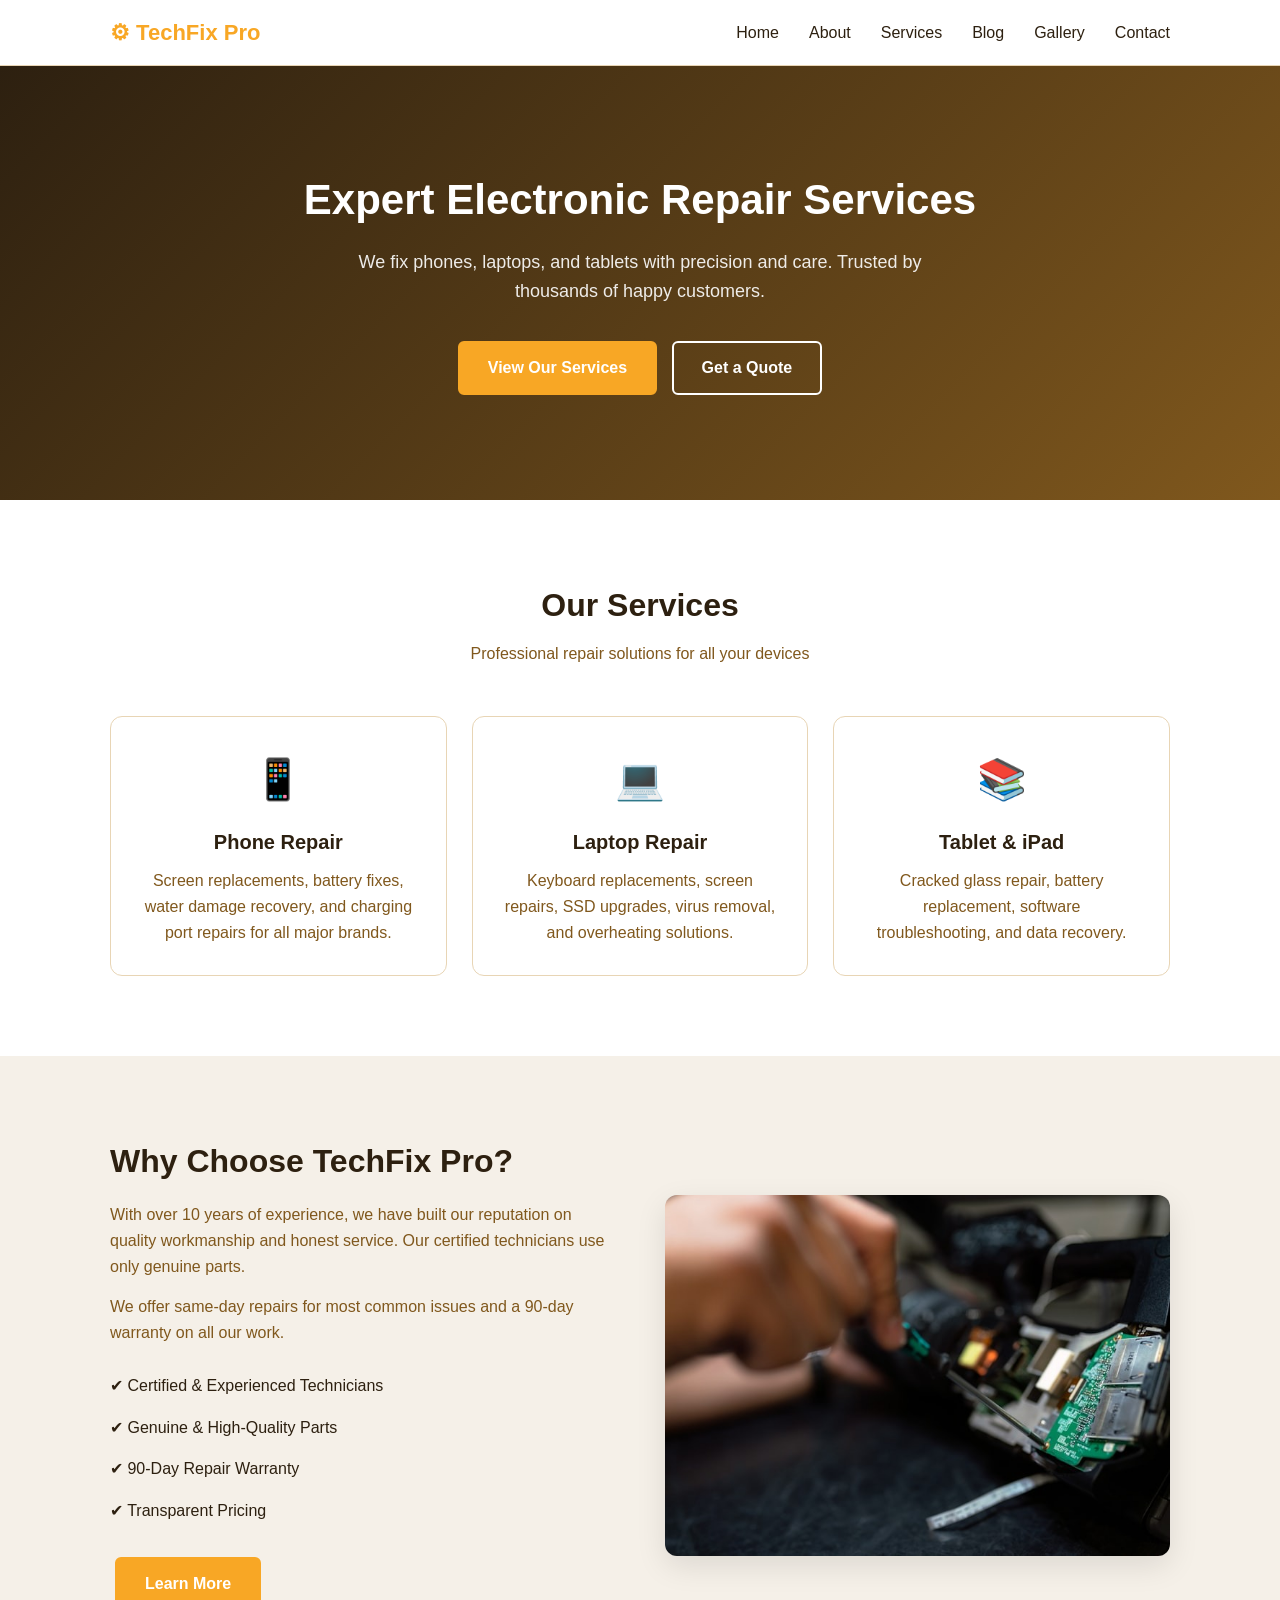
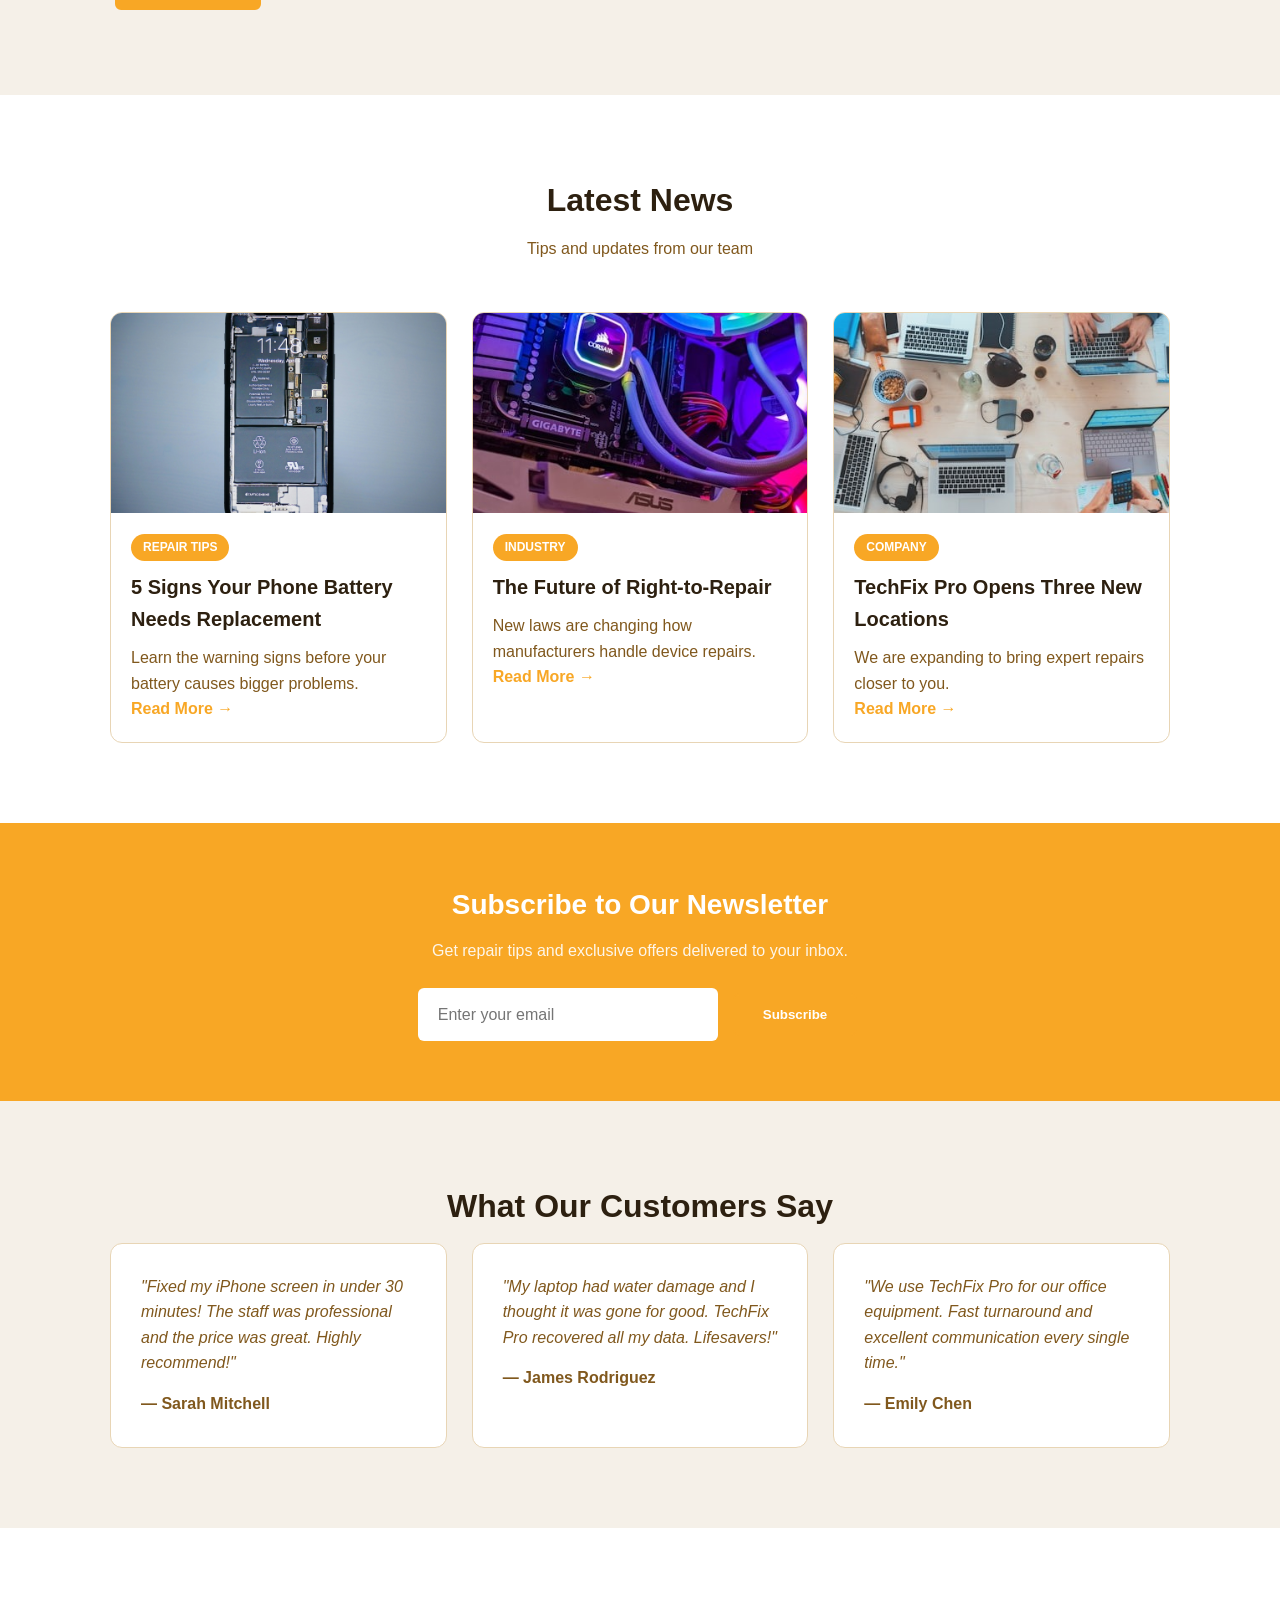
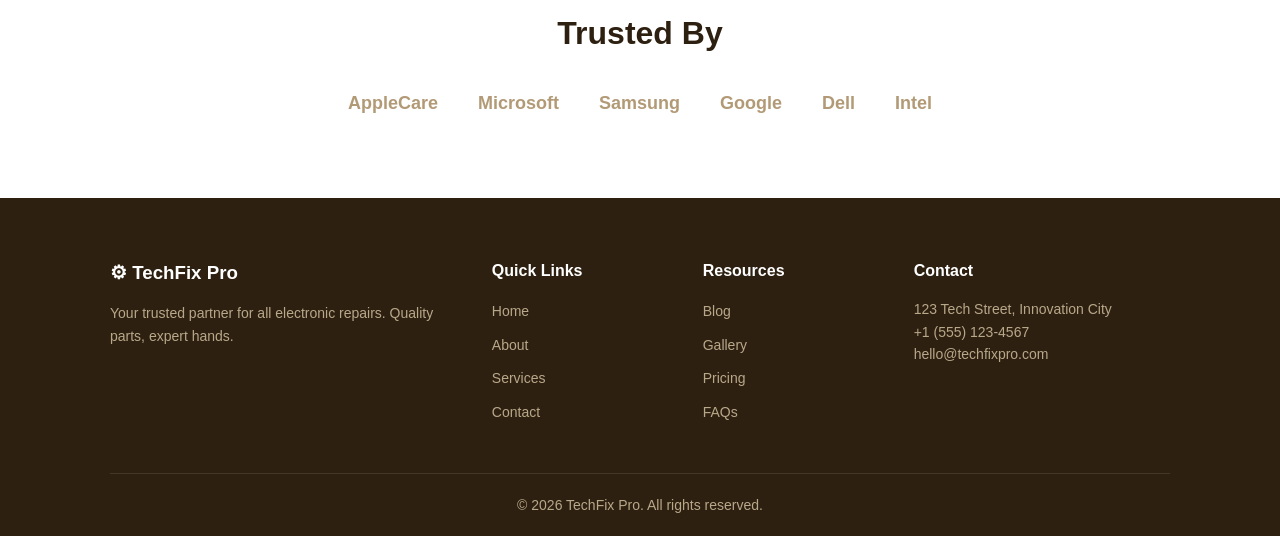
<file: index.html>
<!DOCTYPE html>
<html lang="en">
<head>
    <meta charset="UTF-8">
    <meta name="viewport" content="width=device-width, initial-scale=1.0">
    <title>TechFix Pro - Electronic Repair Shop</title>
    <link rel="stylesheet" href="style.css">
</head>
<body>

    <!-- Navigation -->
    <nav class="navbar">
        <div class="container nav-container">
            <a href="index.html" class="logo">&#9881; TechFix Pro</a>
            <ul class="nav-links">
                <li><a href="index.html">Home</a></li>
                <li><a href="about.html">About</a></li>
                <li><a href="services.html">Services</a></li>
                <li><a href="blog.html">Blog</a></li>
                <li><a href="gallery.html">Gallery</a></li>
                <li><a href="contact.html">Contact</a></li>
            </ul>
        </div>
    </nav>

    <!-- Hero Section -->
    <header class="hero">
        <div class="container">
            <h1>Expert Electronic Repair Services</h1>
            <p>We fix phones, laptops, and tablets with precision and care. Trusted by thousands of happy customers.</p>
            <a href="services.html" class="btn">View Our Services</a>
            <a href="contact.html" class="btn btn-outline">Get a Quote</a>
        </div>
    </header>

    <!-- Services Section -->
    <section class="section services">
        <div class="container">
            <h2 class="section-title">Our Services</h2>
            <p class="section-subtitle">Professional repair solutions for all your devices</p>

            <div class="card-grid three-col">
                <div class="card">
                    <div class="card-icon">&#128241;</div>
                    <h3>Phone Repair</h3>
                    <p>Screen replacements, battery fixes, water damage recovery, and charging port repairs for all major brands.</p>
                </div>
                <div class="card">
                    <div class="card-icon">&#128187;</div>
                    <h3>Laptop Repair</h3>
                    <p>Keyboard replacements, screen repairs, SSD upgrades, virus removal, and overheating solutions.</p>
                </div>
                <div class="card">
                    <div class="card-icon">&#128218;</div>
                    <h3>Tablet & iPad</h3>
                    <p>Cracked glass repair, battery replacement, software troubleshooting, and data recovery.</p>
                </div>
            </div>
        </div>
    </section>

    <!-- About Section -->
    <section class="section about-section">
        <div class="container">
            <div class="two-col">
                <div class="about-text">
                    <h2>Why Choose TechFix Pro?</h2>
                    <p>With over 10 years of experience, we have built our reputation on quality workmanship and honest service. Our certified technicians use only genuine parts.</p>
                    <p>We offer same-day repairs for most common issues and a 90-day warranty on all our work.</p>
                    <ul class="feature-list">
                        <li>&#10004; Certified & Experienced Technicians</li>
                        <li>&#10004; Genuine & High-Quality Parts</li>
                        <li>&#10004; 90-Day Repair Warranty</li>
                        <li>&#10004; Transparent Pricing</li>
                    </ul>
                    <a href="about.html" class="btn">Learn More</a>
                </div>
                <div class="about-image">
                    <img src="img/screw.jpg" alt="Technician repairing a device">
                </div>
            </div>
        </div>
    </section>

    <!-- Latest News -->
    <section class="section">
        <div class="container">
            <h2 class="section-title">Latest News</h2>
            <p class="section-subtitle">Tips and updates from our team</p>

            <div class="card-grid three-col">
                <article class="card news-card">
                    <img src="img/battery.jpeg" alt="Phone battery">
                    <div class="card-body">
                        <span class="tag">Repair Tips</span>
                        <h3>5 Signs Your Phone Battery Needs Replacement</h3>
                        <p>Learn the warning signs before your battery causes bigger problems.</p>
                        <a href="blog.html">Read More &rarr;</a>
                    </div>
                </article>
                <article class="card news-card">
                    <img src="img/laptop1.jpg" alt="Laptop repair">
                    <div class="card-body">
                        <span class="tag">Industry</span>
                        <h3>The Future of Right-to-Repair</h3>
                        <p>New laws are changing how manufacturers handle device repairs.</p>
                        <a href="blog.html">Read More &rarr;</a>
                    </div>
                </article>
                <article class="card news-card">
                    <img src="img/sbj jr4.jpg" alt="Tech team">
                    <div class="card-body">
                        <span class="tag">Company</span>
                        <h3>TechFix Pro Opens Three New Locations</h3>
                        <p>We are expanding to bring expert repairs closer to you.</p>
                        <a href="blog.html">Read More &rarr;</a>
                    </div>
                </article>
            </div>
        </div>
    </section>

    <!-- Newsletter -->
    <section class="newsletter">
        <div class="container">
            <h2>Subscribe to Our Newsletter</h2>
            <p>Get repair tips and exclusive offers delivered to your inbox.</p>
            <form action="#" method="post">
                <input type="email" placeholder="Enter your email" required>
                <button type="submit" class="btn">Subscribe</button>
            </form>
        </div>
    </section>

    <!-- Testimonials -->
    <section class="section testimonials">
        <div class="container">
            <h2 class="section-title">What Our Customers Say</h2>

            <div class="card-grid three-col">
                <div class="card testimonial-card">
                    <p class="quote">"Fixed my iPhone screen in under 30 minutes! The staff was professional and the price was great. Highly recommend!"</p>
                    <p class="author">&mdash; Sarah Mitchell</p>
                </div>
                <div class="card testimonial-card">
                    <p class="quote">"My laptop had water damage and I thought it was gone for good. TechFix Pro recovered all my data. Lifesavers!"</p>
                    <p class="author">&mdash; James Rodriguez</p>
                </div>
                <div class="card testimonial-card">
                    <p class="quote">"We use TechFix Pro for our office equipment. Fast turnaround and excellent communication every single time."</p>
                    <p class="author">&mdash; Emily Chen</p>
                </div>
            </div>
        </div>
    </section>

    <!-- Clients -->
    <section class="section clients">
        <div class="container">
            <h2 class="section-title">Trusted By</h2>
            <div class="client-logos">
                <span>AppleCare</span>
                <span>Microsoft</span>
                <span>Samsung</span>
                <span>Google</span>
                <span>Dell</span>
                <span>Intel</span>
            </div>
        </div>
    </section>

    <!-- Footer -->
    <footer class="footer">
        <div class="container">
            <div class="footer-grid">
                <div class="footer-brand">
                    <h3>&#9881; TechFix Pro</h3>
                    <p>Your trusted partner for all electronic repairs. Quality parts, expert hands.</p>
                </div>
                <div class="footer-links">
                    <h4>Quick Links</h4>
                    <ul>
                        <li><a href="index.html">Home</a></li>
                        <li><a href="about.html">About</a></li>
                        <li><a href="services.html">Services</a></li>
                        <li><a href="contact.html">Contact</a></li>
                    </ul>
                </div>
                <div class="footer-links">
                    <h4>Resources</h4>
                    <ul>
                        <li><a href="blog.html">Blog</a></li>
                        <li><a href="gallery.html">Gallery</a></li>
                        <li><a href="services.html">Pricing</a></li>
                        <li><a href="contact.html">FAQs</a></li>
                    </ul>
                </div>
                <div class="footer-contact">
                    <h4>Contact</h4>
                    <p>123 Tech Street, Innovation City</p>
                    <p>+1 (555) 123-4567</p>
                    <p>hello@techfixpro.com</p>
                </div>
            </div>
            <div class="footer-bottom">
                <p>&copy; 2026 TechFix Pro. All rights reserved.</p>
            </div>
        </div>
    </footer>

</body>
</html>
</file>
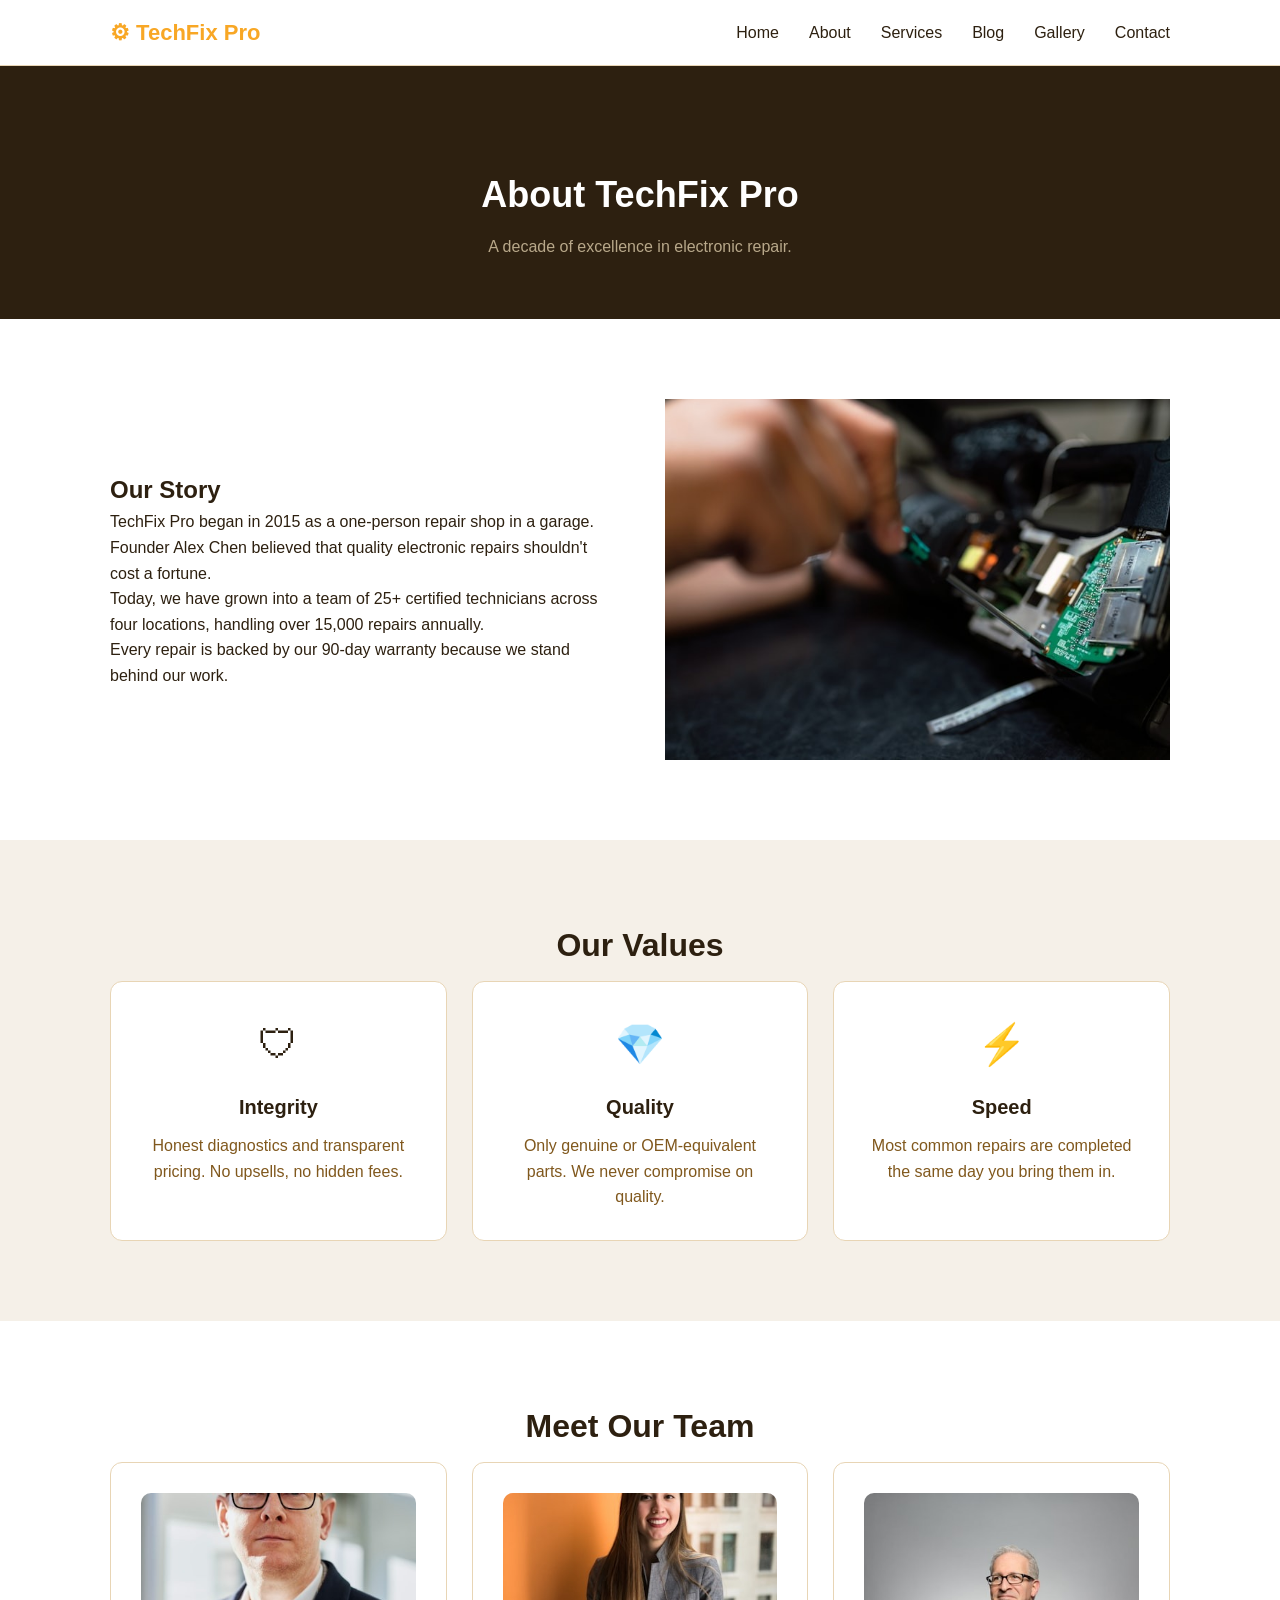
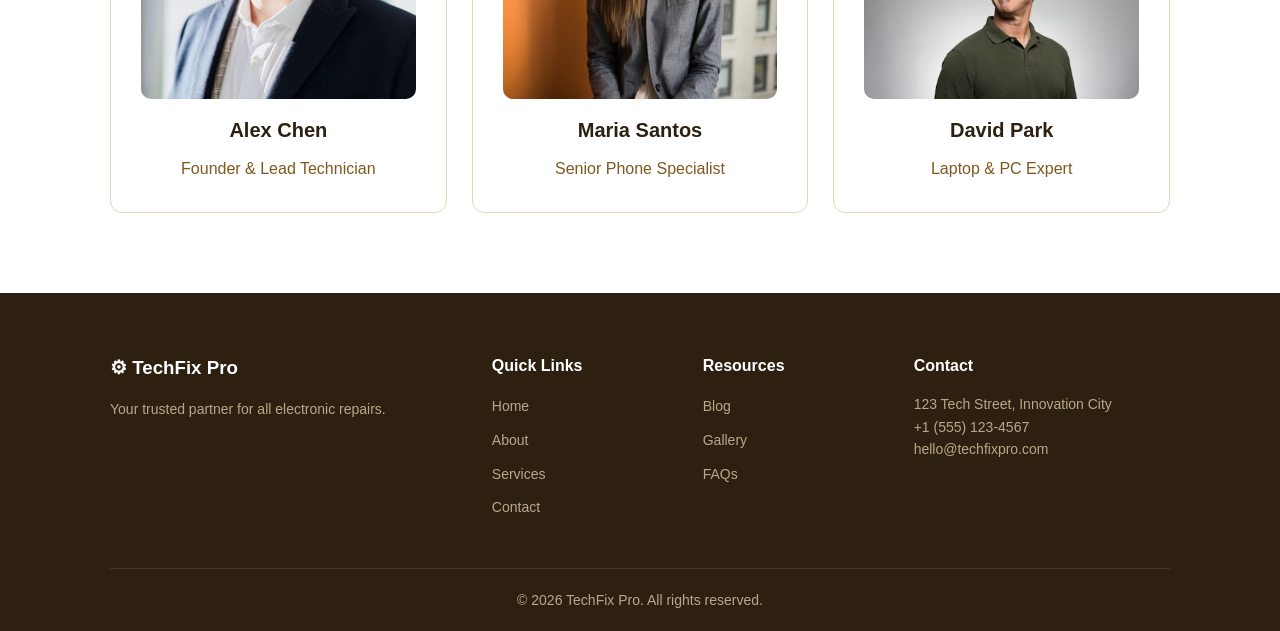
<file: about.html>
<!DOCTYPE html>
<html lang="en">
<head>
    <meta charset="UTF-8">
    <meta name="viewport" content="width=device-width, initial-scale=1.0">
    <title>About Us - TechFix Pro</title>
    <link rel="stylesheet" href="style.css">
</head>
<body>

    <nav class="navbar">
        <div class="container nav-container">
            <a href="index.html" class="logo">&#9881; TechFix Pro</a>
            <ul class="nav-links">
                <li><a href="index.html">Home</a></li>
                <li><a href="about.html">About</a></li>
                <li><a href="services.html">Services</a></li>
                <li><a href="blog.html">Blog</a></li>
                <li><a href="gallery.html">Gallery</a></li>
                <li><a href="contact.html">Contact</a></li>
            </ul>
        </div>
    </nav>

    <header class="page-header">
        <div class="container">
            <h1>About TechFix Pro</h1>
            <p>A decade of excellence in electronic repair.</p>
        </div>
    </header>

    <section class="section">
        <div class="container">
            <div class="two-col">
                <div>
                    <h2>Our Story</h2>
                    <p>TechFix Pro began in 2015 as a one-person repair shop in a garage. Founder Alex Chen believed that quality electronic repairs shouldn't cost a fortune.</p>
                    <p>Today, we have grown into a team of 25+ certified technicians across four locations, handling over 15,000 repairs annually.</p>
                    <p>Every repair is backed by our 90-day warranty because we stand behind our work.</p>
                </div>
                <div>
                    <img src="img/screw.jpg" alt="Our workshop">
                </div>
            </div>
        </div>
    </section>

    <section class="section" style="background: var(--light-gray);">
        <div class="container">
            <h2 class="section-title">Our Values</h2>
            <div class="card-grid three-col">
                <div class="card">
                    <div class="card-icon">&#128737;</div>
                    <h3>Integrity</h3>
                    <p>Honest diagnostics and transparent pricing. No upsells, no hidden fees.</p>
                </div>
                <div class="card">
                    <div class="card-icon">&#128142;</div>
                    <h3>Quality</h3>
                    <p>Only genuine or OEM-equivalent parts. We never compromise on quality.</p>
                </div>
                <div class="card">
                    <div class="card-icon">&#9889;</div>
                    <h3>Speed</h3>
                    <p>Most common repairs are completed the same day you bring them in.</p>
                </div>
            </div>
        </div>
    </section>

    <section class="section">
        <div class="container">
            <h2 class="section-title">Meet Our Team</h2>
            <div class="card-grid three-col">
                <div class="card">
                    <img src="img/Glass.jpg" alt="Alex Chen" style="border-radius: 10px; margin-bottom: 15px;">
                    <h3>Alex Chen</h3>
                    <p>Founder & Lead Technician</p>
                </div>
                <div class="card">
                    <img src="img/Mara.jpg" alt="Maria Santos" style="border-radius: 10px; margin-bottom: 15px;">
                    <h3>Maria Santos</h3>
                    <p>Senior Phone Specialist</p>
                </div>
                <div class="card">
                    <img src="img/David.jpg" alt="David Park" style="border-radius: 10px; margin-bottom: 15px;">
                    <h3>David Park</h3>
                    <p>Laptop & PC Expert</p>
                </div>
            </div>
        </div>
    </section>

    <footer class="footer">
        <div class="container">
            <div class="footer-grid">
                <div class="footer-brand">
                    <h3>&#9881; TechFix Pro</h3>
                    <p>Your trusted partner for all electronic repairs.</p>
                </div>
                <div class="footer-links">
                    <h4>Quick Links</h4>
                    <ul>
                        <li><a href="index.html">Home</a></li>
                        <li><a href="about.html">About</a></li>
                        <li><a href="services.html">Services</a></li>
                        <li><a href="contact.html">Contact</a></li>
                    </ul>
                </div>
                <div class="footer-links">
                    <h4>Resources</h4>
                    <ul>
                        <li><a href="blog.html">Blog</a></li>
                        <li><a href="gallery.html">Gallery</a></li>
                        <li><a href="contact.html">FAQs</a></li>
                    </ul>
                </div>
                <div class="footer-contact">
                    <h4>Contact</h4>
                    <p>123 Tech Street, Innovation City</p>
                    <p>+1 (555) 123-4567</p>
                    <p>hello@techfixpro.com</p>
                </div>
            </div>
            <div class="footer-bottom">
                <p>&copy; 2026 TechFix Pro. All rights reserved.</p>
            </div>
        </div>
    </footer>

</body>
</html>
</file>
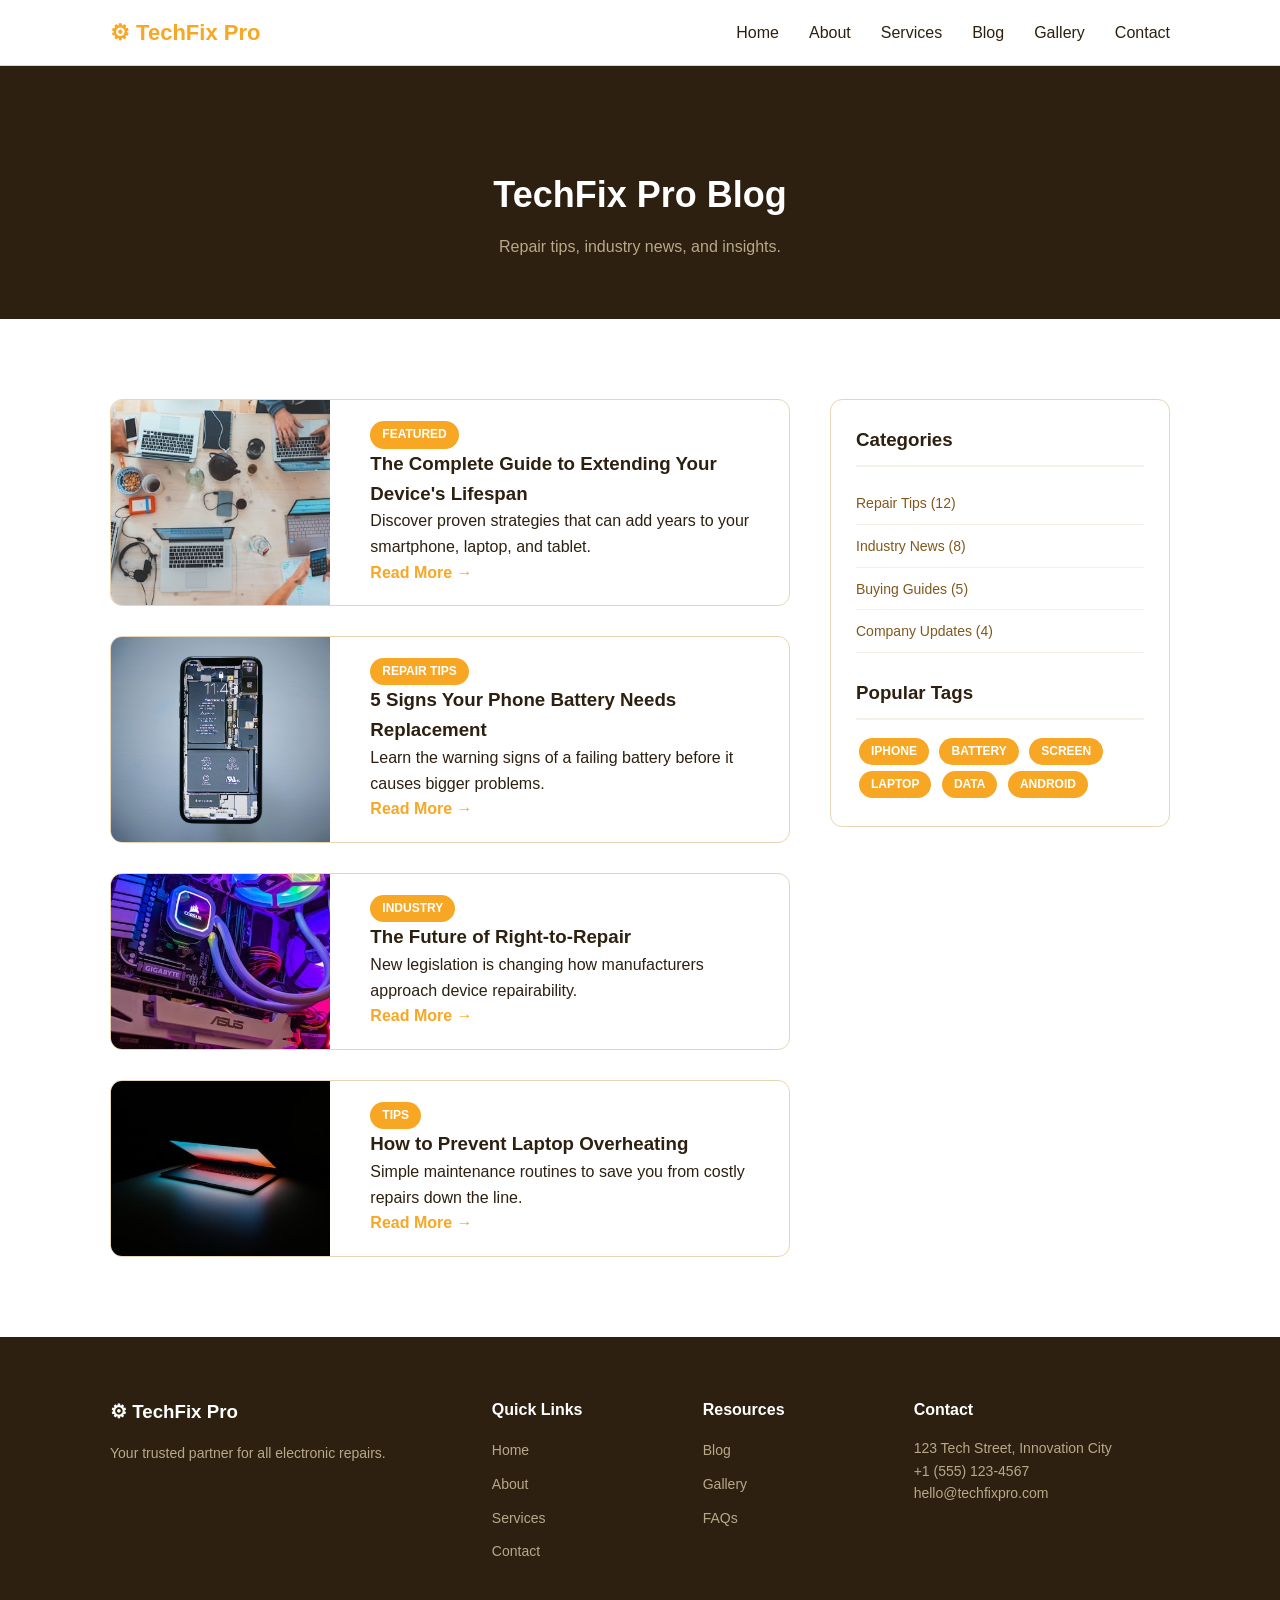
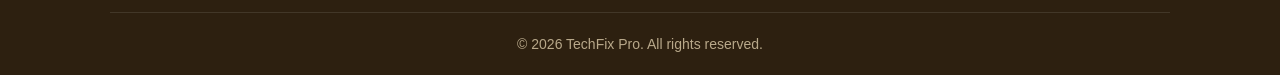
<file: blog.html>
<!DOCTYPE html>
<html lang="en">
<head>
    <meta charset="UTF-8">
    <meta name="viewport" content="width=device-width, initial-scale=1.0">
    <title>Blog - TechFix Pro</title>
    <link rel="stylesheet" href="style.css">
</head>
<body>

    <nav class="navbar">
        <div class="container nav-container">
            <a href="index.html" class="logo">&#9881; TechFix Pro</a>
            <ul class="nav-links">
                <li><a href="index.html">Home</a></li>
                <li><a href="about.html">About</a></li>
                <li><a href="services.html">Services</a></li>
                <li><a href="blog.html">Blog</a></li>
                <li><a href="gallery.html">Gallery</a></li>
                <li><a href="contact.html">Contact</a></li>
            </ul>
        </div>
    </nav>

    <header class="page-header">
        <div class="container">
            <h1>TechFix Pro Blog</h1>
            <p>Repair tips, industry news, and insights.</p>
        </div>
    </header>

    <section class="section">
        <div class="container">
            <div class="blog-grid">
                <div class="blog-posts">
                    <article class="blog-post">
                        <img src="img/sbj jr4.jpg" alt="Featured post">
                        <div class="blog-post-content">
                            <span class="tag">Featured</span>
                            <h3>The Complete Guide to Extending Your Device's Lifespan</h3>
                            <p>Discover proven strategies that can add years to your smartphone, laptop, and tablet.</p>
                            <a href="#" style="color: var(--primary); font-weight: 600;">Read More &rarr;</a>
                        </div>
                    </article>
                    <article class="blog-post">
                        <img src="img/battery.jpeg" alt="Phone battery">
                        <div class="blog-post-content">
                            <span class="tag">Repair Tips</span>
                            <h3>5 Signs Your Phone Battery Needs Replacement</h3>
                            <p>Learn the warning signs of a failing battery before it causes bigger problems.</p>
                            <a href="#" style="color: var(--primary); font-weight: 600;">Read More &rarr;</a>
                        </div>
                    </article>
                    <article class="blog-post">
                        <img src="img/laptop1.jpg" alt="Right to repair">
                        <div class="blog-post-content">
                            <span class="tag">Industry</span>
                            <h3>The Future of Right-to-Repair</h3>
                            <p>New legislation is changing how manufacturers approach device repairability.</p>
                            <a href="#" style="color: var(--primary); font-weight: 600;">Read More &rarr;</a>
                        </div>
                    </article>
                    <article class="blog-post">
                        <img src="img/opening laptop.jpeg" alt="Laptop maintenance">
                        <div class="blog-post-content">
                            <span class="tag">Tips</span>
                            <h3>How to Prevent Laptop Overheating</h3>
                            <p>Simple maintenance routines to save you from costly repairs down the line.</p>
                            <a href="#" style="color: var(--primary); font-weight: 600;">Read More &rarr;</a>
                        </div>
                    </article>
                </div>
                <aside class="sidebar">
                    <h3>Categories</h3>
                    <ul>
                        <li><a href="#">Repair Tips (12)</a></li>
                        <li><a href="#">Industry News (8)</a></li>
                        <li><a href="#">Buying Guides (5)</a></li>
                        <li><a href="#">Company Updates (4)</a></li>
                    </ul>
                    <h3 style="margin-top: 25px;">Popular Tags</h3>
                    <p style="margin-top: 10px;">
                        <span class="tag" style="margin: 3px; display: inline-block;">iPhone</span>
                        <span class="tag" style="margin: 3px; display: inline-block;">Battery</span>
                        <span class="tag" style="margin: 3px; display: inline-block;">Screen</span>
                        <span class="tag" style="margin: 3px; display: inline-block;">Laptop</span>
                        <span class="tag" style="margin: 3px; display: inline-block;">Data</span>
                        <span class="tag" style="margin: 3px; display: inline-block;">Android</span>
                    </p>
                </aside>
            </div>
        </div>
    </section>

    <footer class="footer">
        <div class="container">
            <div class="footer-grid">
                <div class="footer-brand">
                    <h3>&#9881; TechFix Pro</h3>
                    <p>Your trusted partner for all electronic repairs.</p>
                </div>
                <div class="footer-links">
                    <h4>Quick Links</h4>
                    <ul>
                        <li><a href="index.html">Home</a></li>
                        <li><a href="about.html">About</a></li>
                        <li><a href="services.html">Services</a></li>
                        <li><a href="contact.html">Contact</a></li>
                    </ul>
                </div>
                <div class="footer-links">
                    <h4>Resources</h4>
                    <ul>
                        <li><a href="blog.html">Blog</a></li>
                        <li><a href="gallery.html">Gallery</a></li>
                        <li><a href="contact.html">FAQs</a></li>
                    </ul>
                </div>
                <div class="footer-contact">
                    <h4>Contact</h4>
                    <p>123 Tech Street, Innovation City</p>
                    <p>+1 (555) 123-4567</p>
                    <p>hello@techfixpro.com</p>
                </div>
            </div>
            <div class="footer-bottom">
                <p>&copy; 2026 TechFix Pro. All rights reserved.</p>
            </div>
        </div>
    </footer>

</body>
</html>
</file>
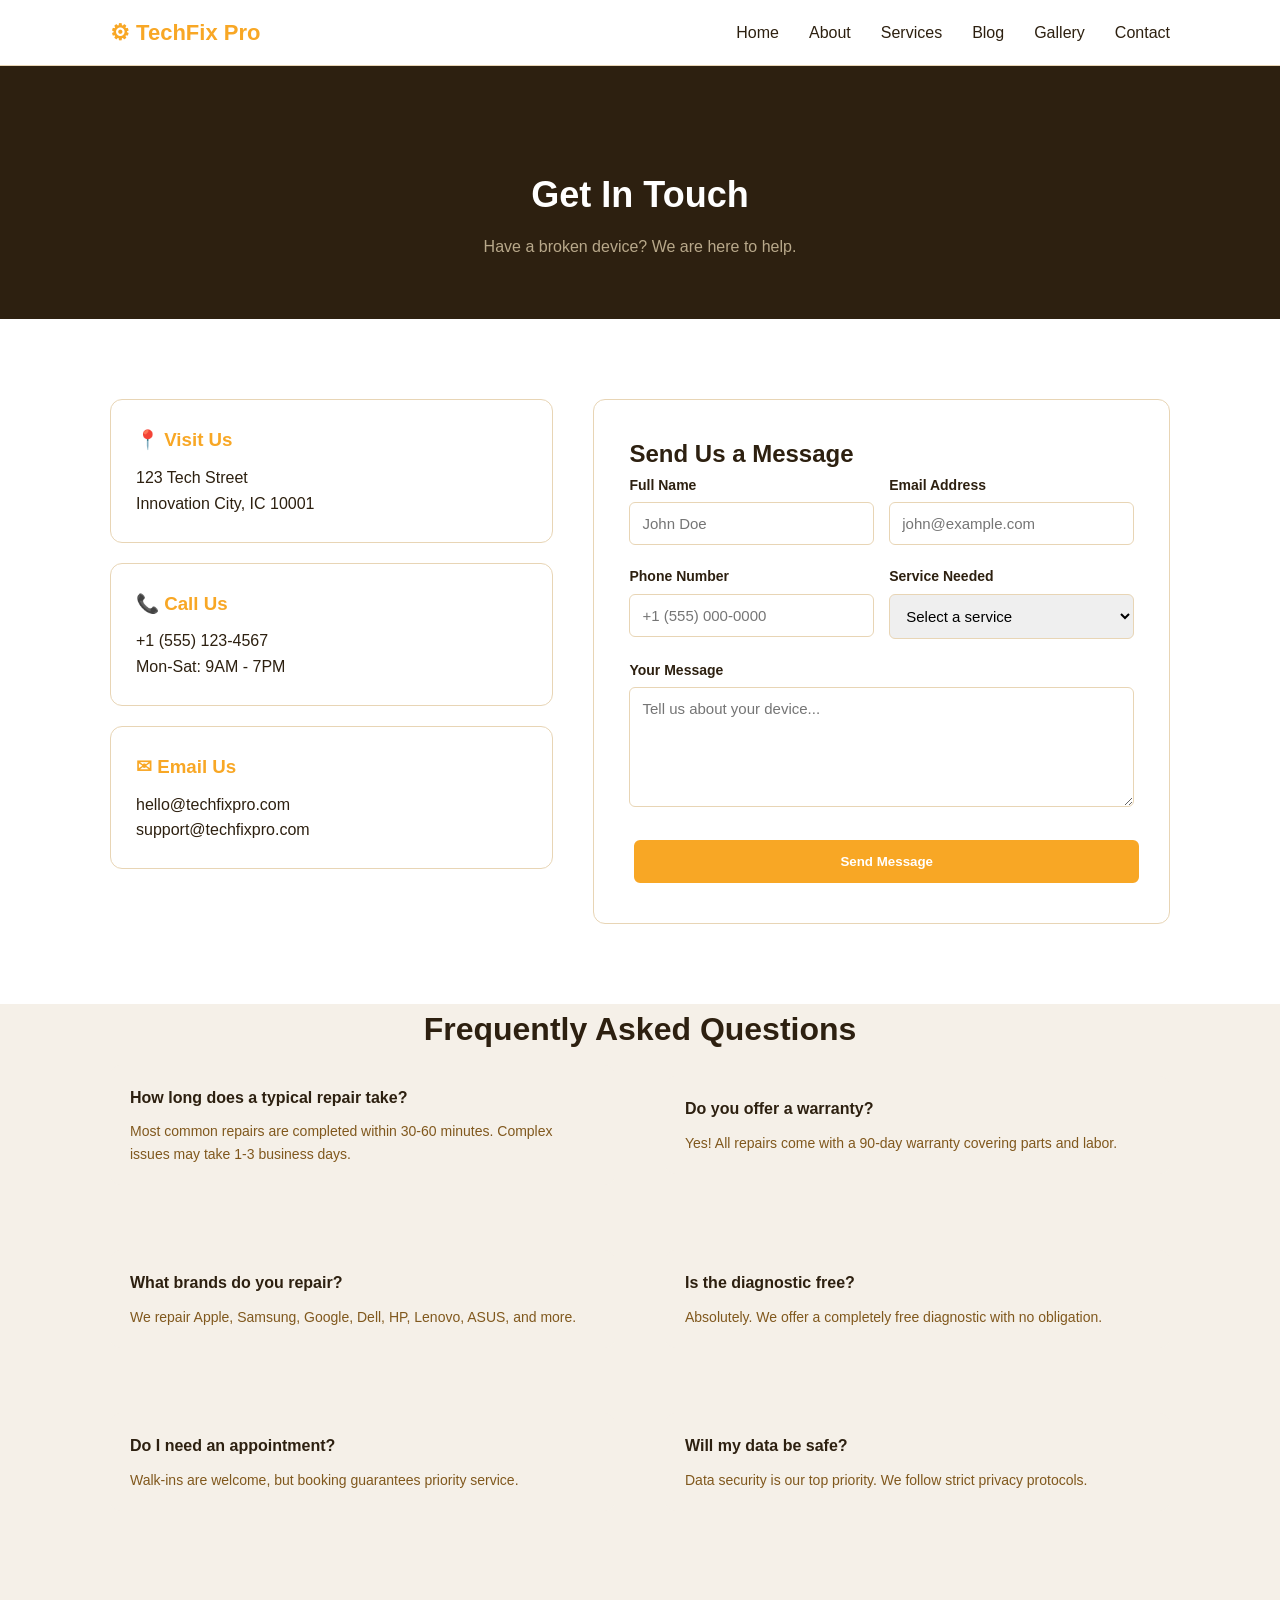
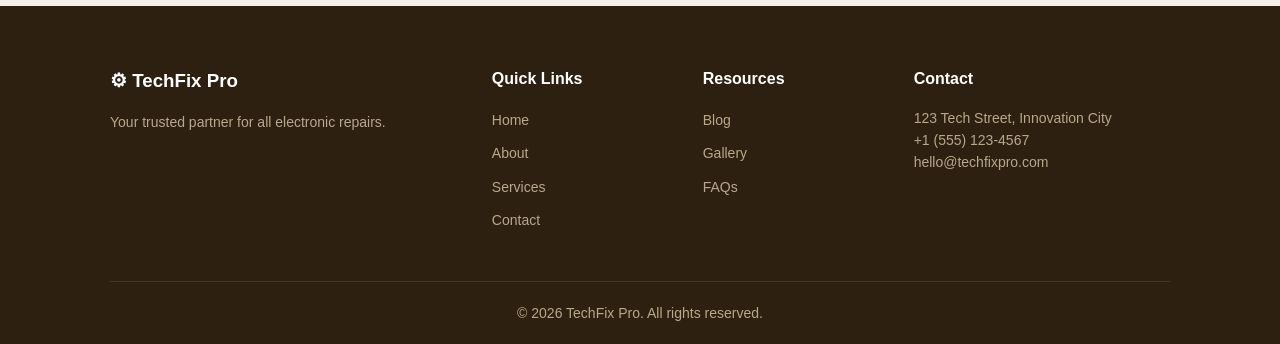
<file: contact.html>
<!DOCTYPE html>
<html lang="en">
<head>
    <meta charset="UTF-8">
    <meta name="viewport" content="width=device-width, initial-scale=1.0">
    <title>Contact Us - TechFix Pro</title>
    <link rel="stylesheet" href="style.css">
</head>
<body>

    <nav class="navbar">
        <div class="container nav-container">
            <a href="index.html" class="logo">&#9881; TechFix Pro</a>
            <ul class="nav-links">
                <li><a href="index.html">Home</a></li>
                <li><a href="about.html">About</a></li>
                <li><a href="services.html">Services</a></li>
                <li><a href="blog.html">Blog</a></li>
                <li><a href="gallery.html">Gallery</a></li>
                <li><a href="contact.html">Contact</a></li>
            </ul>
        </div>
    </nav>

    <header class="page-header">
        <div class="container">
            <h1>Get In Touch</h1>
            <p>Have a broken device? We are here to help.</p>
        </div>
    </header>

    <section class="section">
        <div class="container">
            <div class="contact-grid">
                <div>
                    <div class="contact-info-box">
                        <h3>&#128205; Visit Us</h3>
                        <p>123 Tech Street<br>Innovation City, IC 10001</p>
                    </div>
                    <div class="contact-info-box">
                        <h3>&#128222; Call Us</h3>
                        <p>+1 (555) 123-4567<br>Mon-Sat: 9AM - 7PM</p>
                    </div>
                    <div class="contact-info-box">
                        <h3>&#9993; Email Us</h3>
                        <p>hello@techfixpro.com<br>support@techfixpro.com</p>
                    </div>
                </div>
                <div class="contact-form">
                    <h2>Send Us a Message</h2>
                    <form action="#" method="post">
                        <div class="form-row">
                            <div class="form-group">
                                <label for="name">Full Name</label>
                                <input type="text" id="name" name="name" placeholder="John Doe" required>
                            </div>
                            <div class="form-group">
                                <label for="email">Email Address</label>
                                <input type="email" id="email" name="email" placeholder="john@example.com" required>
                            </div>
                        </div>
                        <div class="form-row">
                            <div class="form-group">
                                <label for="phone">Phone Number</label>
                                <input type="tel" id="phone" name="phone" placeholder="+1 (555) 000-0000">
                            </div>
                            <div class="form-group">
                                <label for="service">Service Needed</label>
                                <select id="service" name="service" required>
                                    <option value="" disabled selected>Select a service</option>
                                    <option value="phone">Phone Repair</option>
                                    <option value="laptop">Laptop Repair</option>
                                    <option value="tablet">Tablet / iPad Repair</option>
                                    <option value="other">Other / Not Sure</option>
                                </select>
                            </div>
                        </div>
                        <div class="form-group">
                            <label for="message">Your Message</label>
                            <textarea id="message" name="message" placeholder="Tell us about your device..." required></textarea>
                        </div>
                        <button type="submit" class="btn" style="width: 100%;">Send Message</button>
                    </form>
                </div>
            </div>
        </div>
    </section>

    <section class="section" style="background: var(--light-gray); padding-top: 0;">
        <div class="container">
            <h2 class="section-title">Frequently Asked Questions</h2>
            <div class="two-col">
                <div class="faq-item">
                    <h3>How long does a typical repair take?</h3>
                    <p>Most common repairs are completed within 30-60 minutes. Complex issues may take 1-3 business days.</p>
                </div>
                <div class="faq-item">
                    <h3>Do you offer a warranty?</h3>
                    <p>Yes! All repairs come with a 90-day warranty covering parts and labor.</p>
                </div>
                <div class="faq-item">
                    <h3>What brands do you repair?</h3>
                    <p>We repair Apple, Samsung, Google, Dell, HP, Lenovo, ASUS, and more.</p>
                </div>
                <div class="faq-item">
                    <h3>Is the diagnostic free?</h3>
                    <p>Absolutely. We offer a completely free diagnostic with no obligation.</p>
                </div>
                <div class="faq-item">
                    <h3>Do I need an appointment?</h3>
                    <p>Walk-ins are welcome, but booking guarantees priority service.</p>
                </div>
                <div class="faq-item">
                    <h3>Will my data be safe?</h3>
                    <p>Data security is our top priority. We follow strict privacy protocols.</p>
                </div>
            </div>
        </div>
    </section>

    <footer class="footer">
        <div class="container">
            <div class="footer-grid">
                <div class="footer-brand">
                    <h3>&#9881; TechFix Pro</h3>
                    <p>Your trusted partner for all electronic repairs.</p>
                </div>
                <div class="footer-links">
                    <h4>Quick Links</h4>
                    <ul>
                        <li><a href="index.html">Home</a></li>
                        <li><a href="about.html">About</a></li>
                        <li><a href="services.html">Services</a></li>
                        <li><a href="contact.html">Contact</a></li>
                    </ul>
                </div>
                <div class="footer-links">
                    <h4>Resources</h4>
                    <ul>
                        <li><a href="blog.html">Blog</a></li>
                        <li><a href="gallery.html">Gallery</a></li>
                        <li><a href="contact.html">FAQs</a></li>
                    </ul>
                </div>
                <div class="footer-contact">
                    <h4>Contact</h4>
                    <p>123 Tech Street, Innovation City</p>
                    <p>+1 (555) 123-4567</p>
                    <p>hello@techfixpro.com</p>
                </div>
            </div>
            <div class="footer-bottom">
                <p>&copy; 2026 TechFix Pro. All rights reserved.</p>
            </div>
        </div>
    </footer>

</body>
</html>
</file>
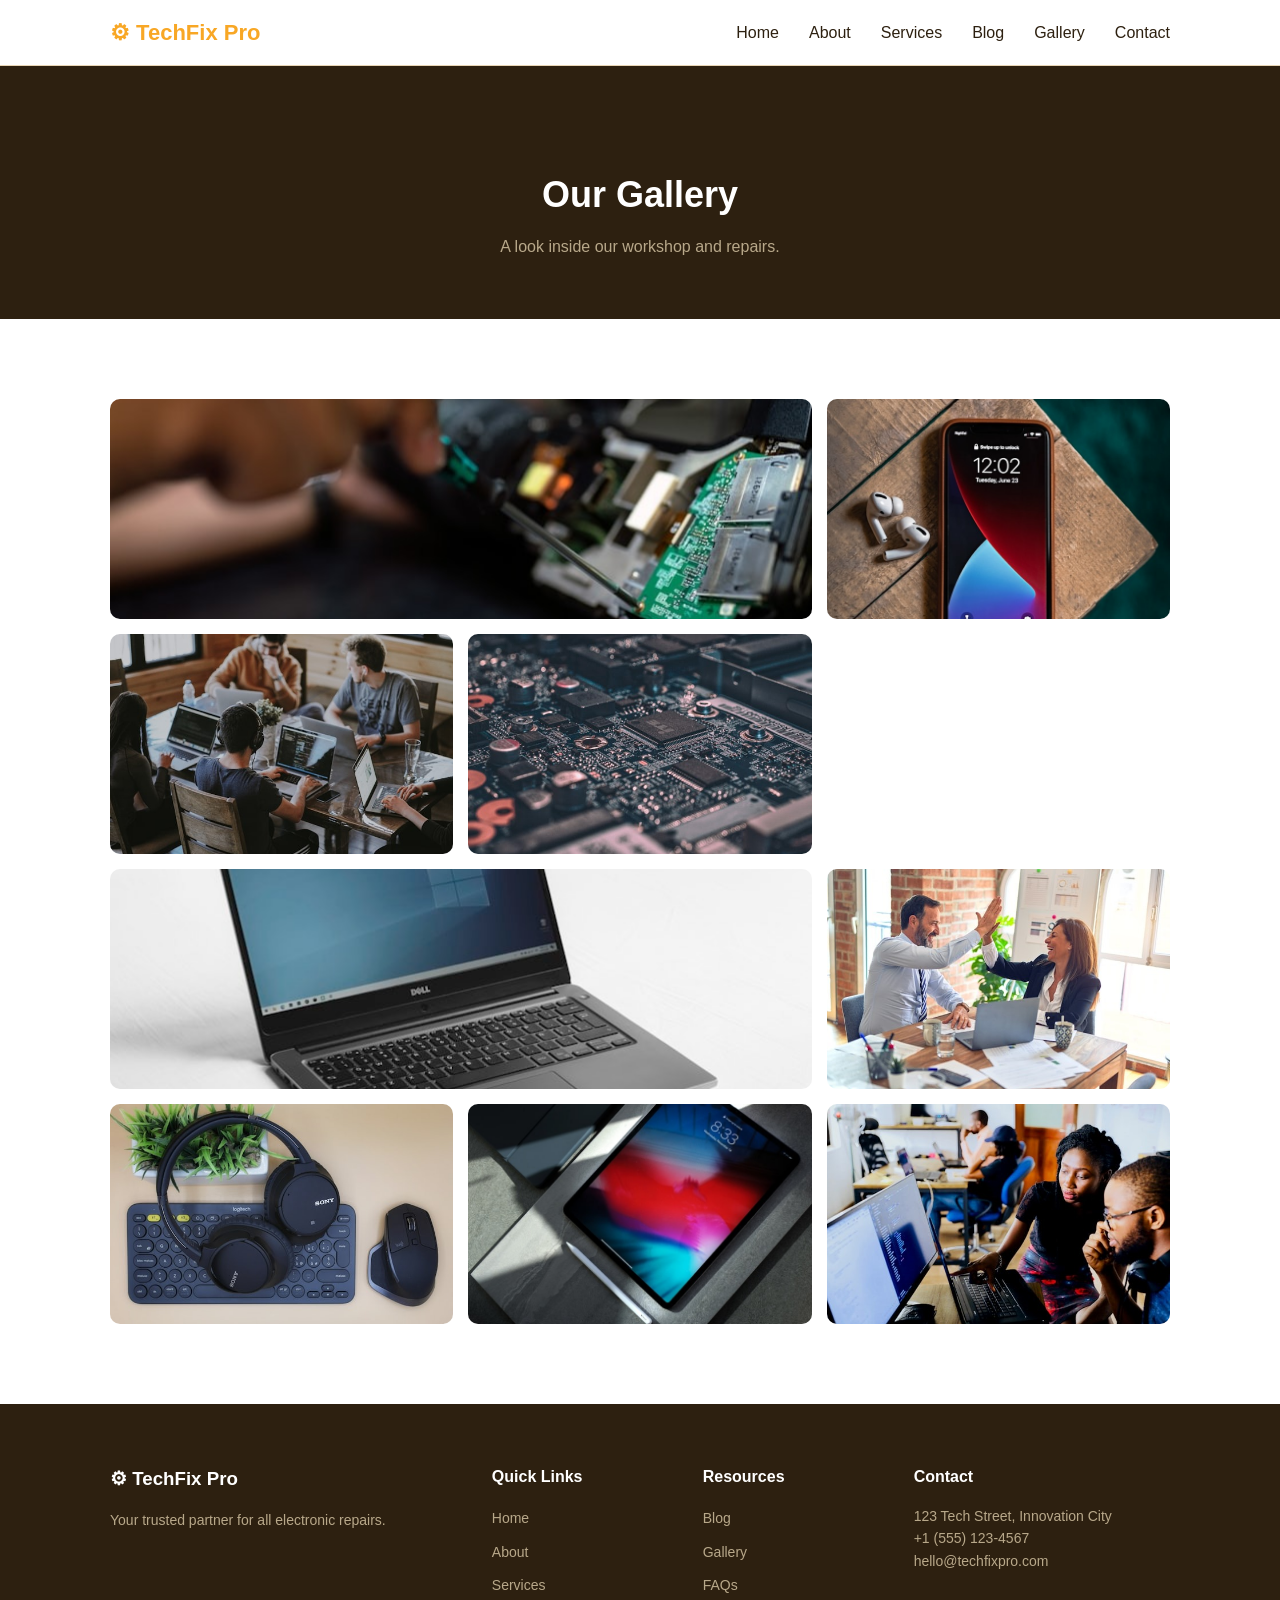
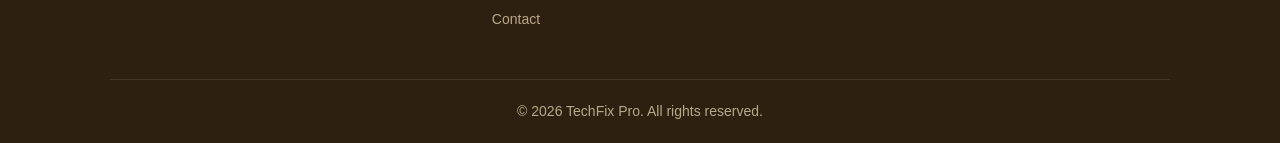
<file: gallery.html>
<!DOCTYPE html>
<html lang="en">
<head>
    <meta charset="UTF-8">
    <meta name="viewport" content="width=device-width, initial-scale=1.0">
    <title>Gallery - TechFix Pro</title>
    <link rel="stylesheet" href="style.css">
</head>

<body>

    <!--Navigation-->
    <nav class="navbar">
        <div class="container nav-container">
            <a href="index.html" class="logo">&#9881; TechFix Pro</a>
            <ul class="nav-links">
                <li><a href="index.html">Home</a></li>
                <li><a href="about.html">About</a></li>
                <li><a href="services.html">Services</a></li>
                <li><a href="blog.html">Blog</a></li>
                <li><a href="gallery.html">Gallery</a></li>
                <li><a href="contact.html">Contact</a></li>
            </ul>
        </div>
    </nav>

    <header class="page-header">
        <div class="container">
            <h1>Our Gallery</h1>
            <p>A look inside our workshop and repairs.</p>
        </div>
    </header>

    <section class="section">
        <div class="container">
            <div class="gallery-grid">
                <div class="gallery-item wide">
                    <img src="img/screw.jpg" alt="Main workshop">
                </div>
                <div class="gallery-item">
                    <img src="img/phone services.jpg" alt="Phone repair">
                </div>
                <div class="gallery-item">
                    <img src="img/group.jpeg" alt="Team meeting">
                </div>
                <div class="gallery-item">
                    <img src="img/ss.jpeg" alt="Circuit board">
                </div>
                <div class="gallery-item wide">
                    <img src="img/laptop.jpg" alt="Laptop repair">
                </div>
                <div class="gallery-item">
                    <img src="img/ffff.jpeg" alt="Customer service">
                </div>
                <div class="gallery-item">
                    <img src="img/ano.jpg" alt="Tools">
                </div>
                <div class="gallery-item">
                    <img src="img/iPad.jpg" alt="Tablet repair">
                </div>
                <div class="gallery-item">
                    <img src="img/ssss.jpeg" alt="Team photo">
                </div>
            </div>
        </div>
    </section>

    <footer class="footer">
        <div class="container">
            <div class="footer-grid">
                <div class="footer-brand">
                    <h3>&#9881; TechFix Pro</h3>
                    <p>Your trusted partner for all electronic repairs.</p>
                </div>
                <div class="footer-links">
                    <h4>Quick Links</h4>
                    <ul>
                        <li><a href="index.html">Home</a></li>
                        <li><a href="about.html">About</a></li>
                        <li><a href="services.html">Services</a></li>
                        <li><a href="contact.html">Contact</a></li>
                    </ul>
                </div>
                <div class="footer-links">
                    <h4>Resources</h4>
                    <ul>
                        <li><a href="blog.html">Blog</a></li>
                        <li><a href="gallery.html">Gallery</a></li>
                        <li><a href="contact.html">FAQs</a></li>
                    </ul>
                </div>
                <div class="footer-contact">
                    <h4>Contact</h4>
                    <p>123 Tech Street, Innovation City</p>
                    <p>+1 (555) 123-4567</p>
                    <p>hello@techfixpro.com</p>
                </div>
            </div>
            <div class="footer-bottom">
                <p>&copy; 2026 TechFix Pro. All rights reserved.</p>
            </div>
        </div>
    </footer>
</body>
</html>
</file>
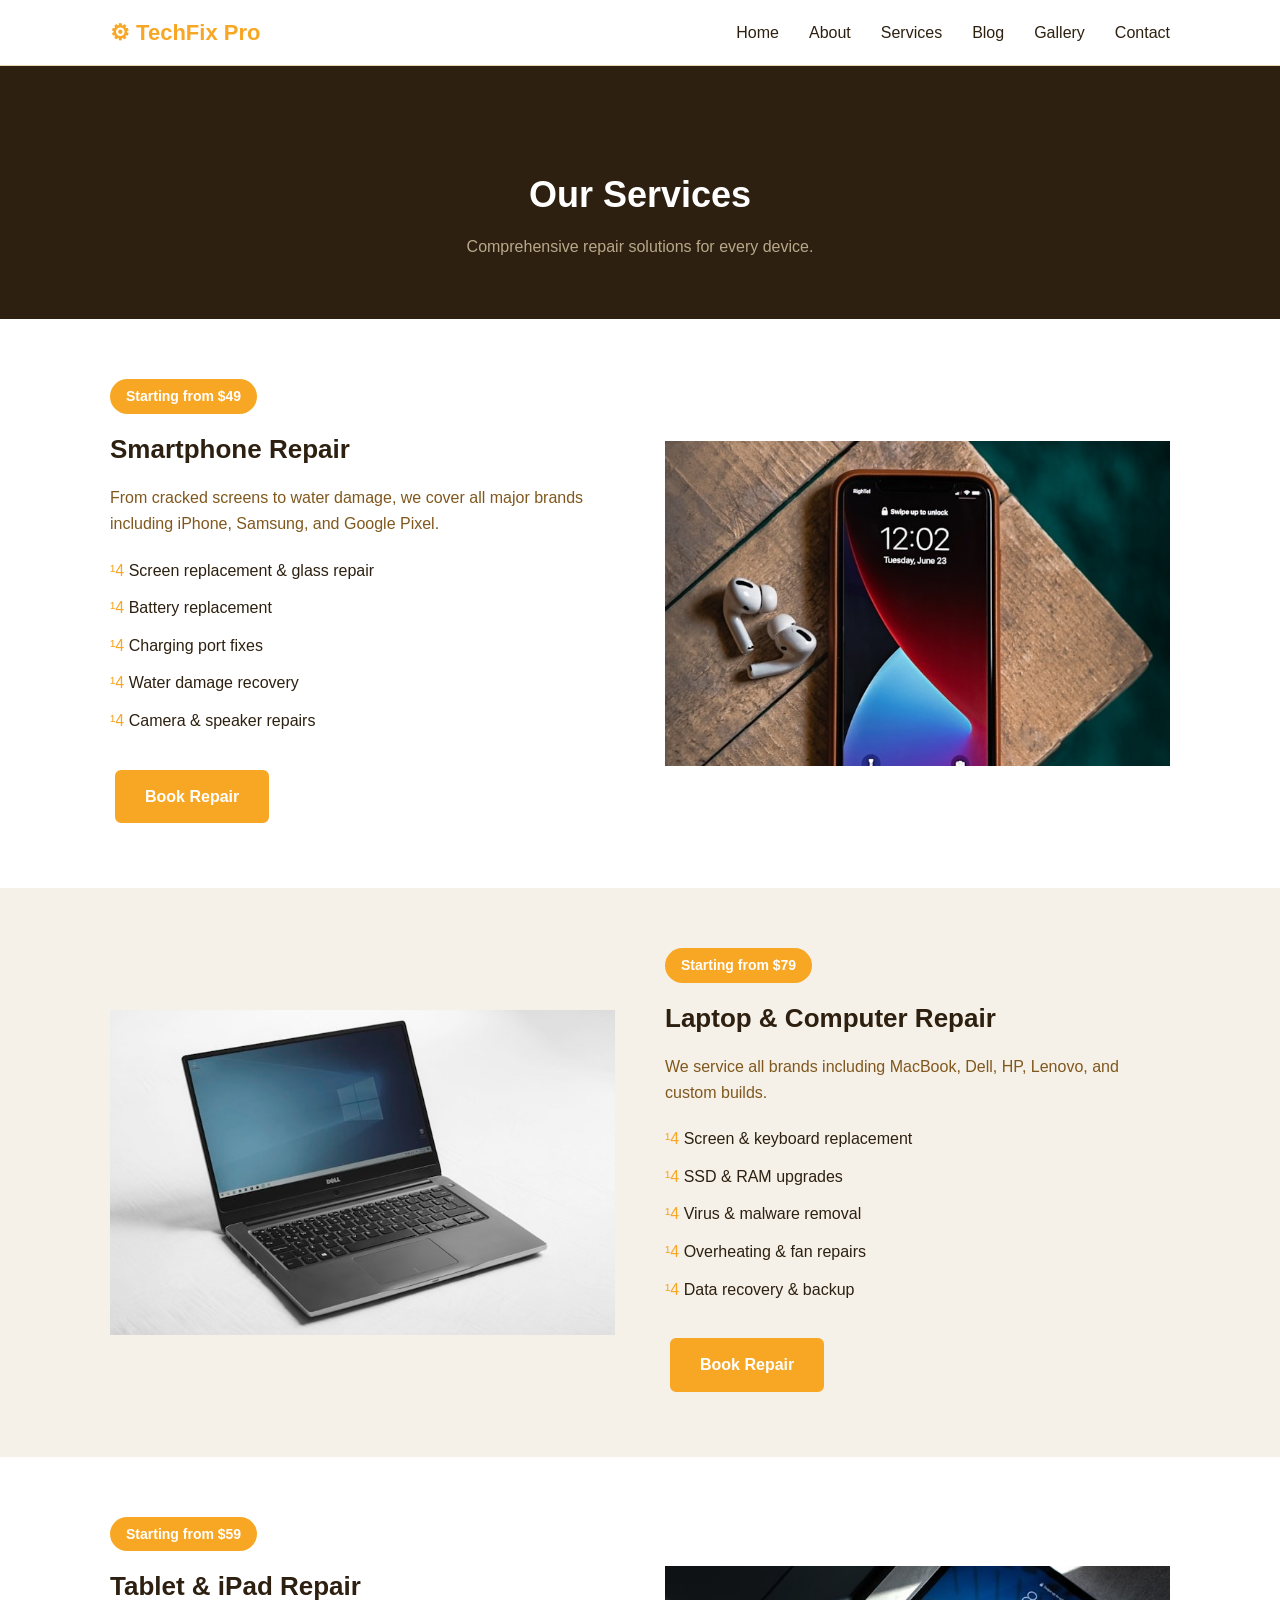
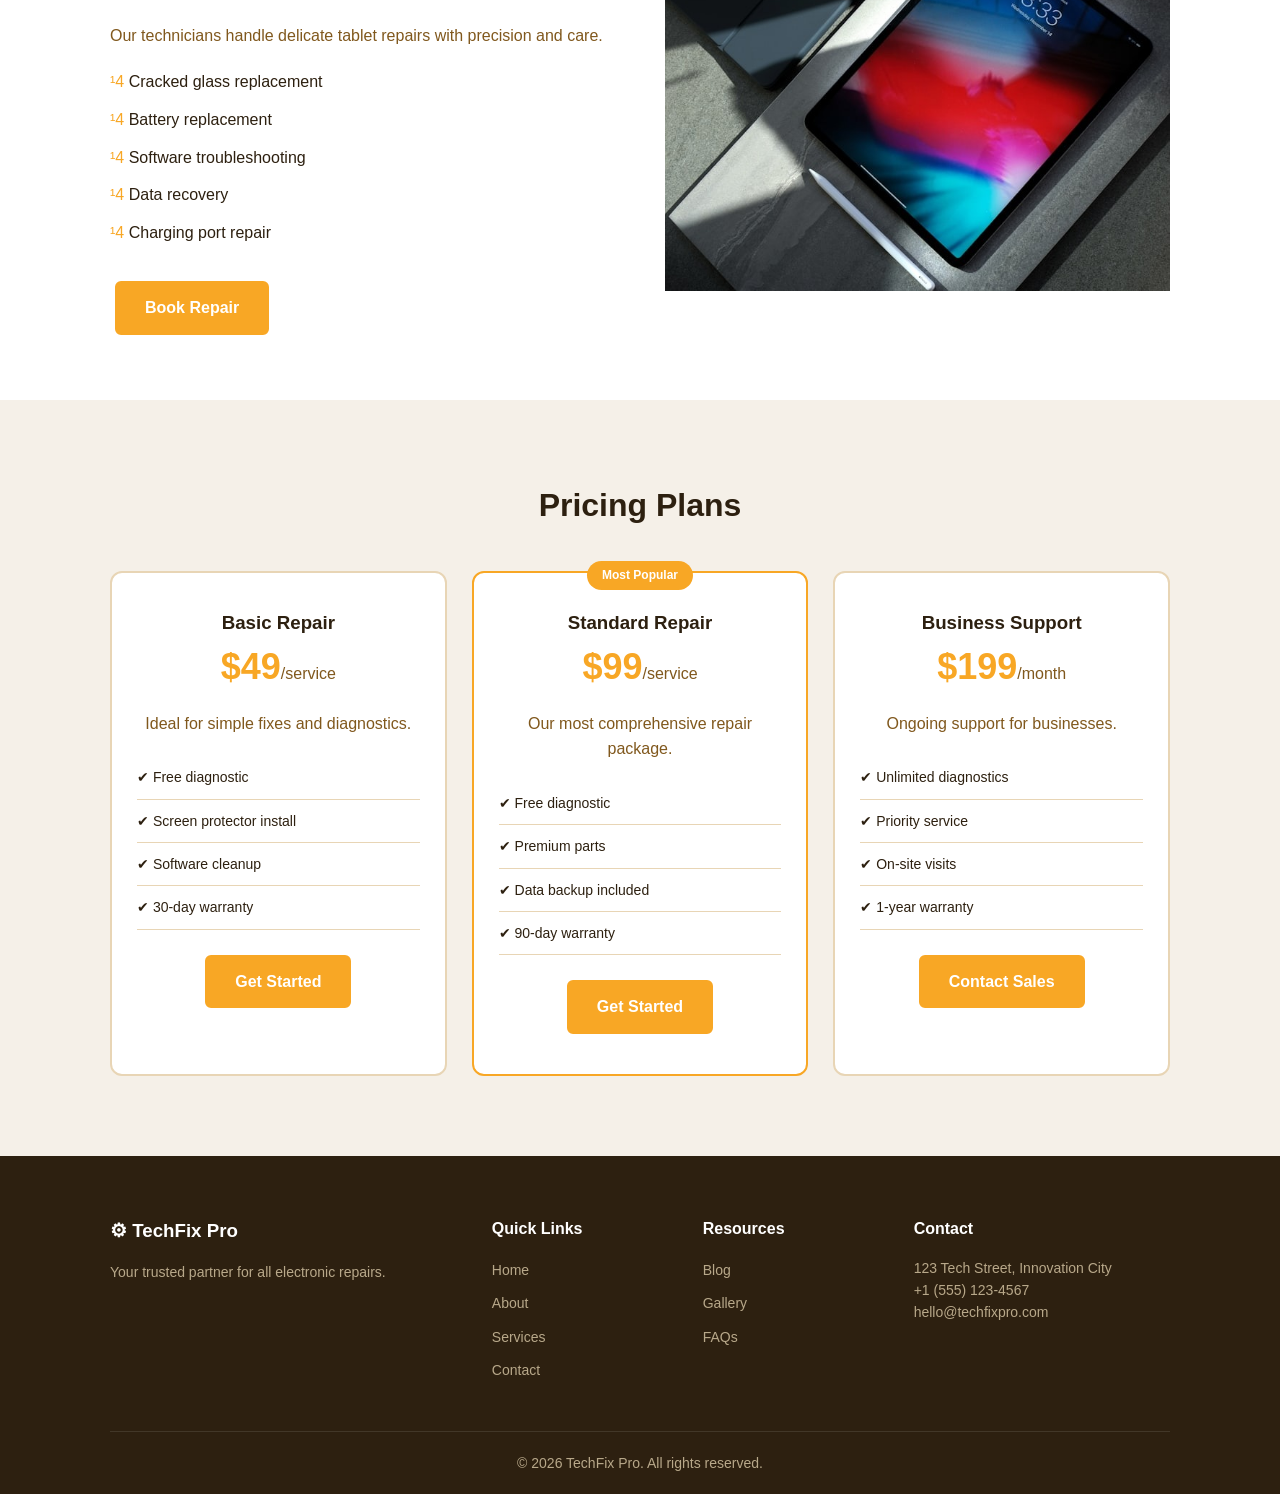
<file: services.html>
<!DOCTYPE html>
<html lang="en">
<head>
    <meta charset="UTF-8">
    <meta name="viewport" content="width=device-width, initial-scale=1.0">
    <title>Our Services - TechFix Pro</title>
    <link rel="stylesheet" href="style.css">
</head>
<body>

    <nav class="navbar">
        <div class="container nav-container">
            <a href="index.html" class="logo">&#9881; TechFix Pro</a>
            <ul class="nav-links">
                <li><a href="index.html">Home</a></li>
                <li><a href="about.html">About</a></li>
                <li><a href="services.html">Services</a></li>
                <li><a href="blog.html">Blog</a></li>
                <li><a href="gallery.html">Gallery</a></li>
                <li><a href="contact.html">Contact</a></li>
            </ul>
        </div>
    </nav>

    <header class="page-header">
        <div class="container">
            <h1>Our Services</h1>
            <p>Comprehensive repair solutions for every device.</p>
        </div>
    </header>

    <section class="service-detail">
        <div class="container">
            <div class="two-col">
                <div>
                    <span class="price-tag">Starting from $49</span>
                    <h2>Smartphone Repair</h2>
                    <p>From cracked screens to water damage, we cover all major brands including iPhone, Samsung, and Google Pixel.</p>
                    <ul class="detail-list">
                        <li>Screen replacement & glass repair</li>
                        <li>Battery replacement</li>
                        <li>Charging port fixes</li>
                        <li>Water damage recovery</li>
                        <li>Camera & speaker repairs</li>
                    </ul>
                    <a href="contact.html" class="btn">Book Repair</a>
                </div>
                <div>
                    <img src="img/phone services.jpg" alt="Phone repair">
                </div>
            </div>
        </div>
    </section>

    <section class="service-detail">
        <div class="container">
            <div class="two-col">
                <div>
                    <img src="img/laptop.jpg" alt="Laptop repair">
                </div>
                <div>
                    <span class="price-tag">Starting from $79</span>
                    <h2>Laptop & Computer Repair</h2>
                    <p>We service all brands including MacBook, Dell, HP, Lenovo, and custom builds.</p>
                    <ul class="detail-list">
                        <li>Screen & keyboard replacement</li>
                        <li>SSD & RAM upgrades</li>
                        <li>Virus & malware removal</li>
                        <li>Overheating & fan repairs</li>
                        <li>Data recovery & backup</li>
                    </ul>
                    <a href="contact.html" class="btn">Book Repair</a>
                </div>
            </div>
        </div>
    </section>

    <section class="service-detail">
        <div class="container">
            <div class="two-col">
                <div>
                    <span class="price-tag">Starting from $59</span>
                    <h2>Tablet & iPad Repair</h2>
                    <p>Our technicians handle delicate tablet repairs with precision and care.</p>
                    <ul class="detail-list">
                        <li>Cracked glass replacement</li>
                        <li>Battery replacement</li>
                        <li>Software troubleshooting</li>
                        <li>Data recovery</li>
                        <li>Charging port repair</li>
                    </ul>
                    <a href="contact.html" class="btn">Book Repair</a>
                </div>
                <div>
                    <img src="img/iPad.jpg" alt="Tablet repair">
                </div>
            </div>
        </div>
    </section>

    <section class="section" style="background: var(--light-gray);">
        <div class="container">
            <h2 class="section-title">Pricing Plans</h2>
            <div class="pricing-grid">
                <div class="pricing-card">
                    <h3>Basic Repair</h3>
                    <div class="price">$49<span>/service</span></div>
                    <p style="color: var(--gray); margin: 15px 0;">Ideal for simple fixes and diagnostics.</p>
                    <ul class="pricing-features">
                        <li>&#10004; Free diagnostic</li>
                        <li>&#10004; Screen protector install</li>
                        <li>&#10004; Software cleanup</li>
                        <li>&#10004; 30-day warranty</li>
                    </ul>
                    <a href="contact.html" class="btn">Get Started</a>
                </div>
                <div class="pricing-card featured">
                    <span class="featured-badge">Most Popular</span>
                    <h3>Standard Repair</h3>
                    <div class="price">$99<span>/service</span></div>
                    <p style="color: var(--gray); margin: 15px 0;">Our most comprehensive repair package.</p>
                    <ul class="pricing-features">
                        <li>&#10004; Free diagnostic</li>
                        <li>&#10004; Premium parts</li>
                        <li>&#10004; Data backup included</li>
                        <li>&#10004; 90-day warranty</li>
                    </ul>
                    <a href="contact.html" class="btn">Get Started</a>
                </div>
                <div class="pricing-card">
                    <h3>Business Support</h3>
                    <div class="price">$199<span>/month</span></div>
                    <p style="color: var(--gray); margin: 15px 0;">Ongoing support for businesses.</p>
                    <ul class="pricing-features">
                        <li>&#10004; Unlimited diagnostics</li>
                        <li>&#10004; Priority service</li>
                        <li>&#10004; On-site visits</li>
                        <li>&#10004; 1-year warranty</li>
                    </ul>
                    <a href="contact.html" class="btn">Contact Sales</a>
                </div>
            </div>
        </div>
    </section>

    <footer class="footer">
        <div class="container">
            <div class="footer-grid">
                <div class="footer-brand">
                    <h3>&#9881; TechFix Pro</h3>
                    <p>Your trusted partner for all electronic repairs.</p>
                </div>
                <div class="footer-links">
                    <h4>Quick Links</h4>
                    <ul>
                        <li><a href="index.html">Home</a></li>
                        <li><a href="about.html">About</a></li>
                        <li><a href="services.html">Services</a></li>
                        <li><a href="contact.html">Contact</a></li>
                    </ul>
                </div>
                <div class="footer-links">
                    <h4>Resources</h4>
                    <ul>
                        <li><a href="blog.html">Blog</a></li>
                        <li><a href="gallery.html">Gallery</a></li>
                        <li><a href="contact.html">FAQs</a></li>
                    </ul>
                </div>
                <div class="footer-contact">
                    <h4>Contact</h4>
                    <p>123 Tech Street, Innovation City</p>
                    <p>+1 (555) 123-4567</p>
                    <p>hello@techfixpro.com</p>
                </div>
            </div>
            <div class="footer-bottom">
                <p>&copy; 2026 TechFix Pro. All rights reserved.</p>
            </div>
        </div>
    </footer>

</body>
</html>
</file>
<file: style.css>
/* ---- CSS Variables ---- */
:root {
    --primary: #F8A725;
    --primary-dark: #C68623;
    --dark: #2D2010;
    --gray: #80581D;
    --light-gray: #f5f0e8;
    --white: #ffffff;
    --border: #e8d5b5;
}

/* ---- Reset & Base Styles ---- */
* {
    margin: 0;
    padding: 0;
    box-sizing: border-box;
}

body {
    font-family: 'Segoe UI', Tahoma, Geneva, Verdana, sans-serif;
    color: var(--dark);
    line-height: 1.6;
}

img {
    max-width: 100%;
    display: block;
}

a {
    text-decoration: none;
    color: inherit;
}

/* ---- Container ---- */
.container {
    max-width: 1100px;
    margin: 0 auto;
    padding: 0 20px;
}

/* ---- Buttons ---- */
.btn {
    display: inline-block;
    padding: 12px 28px;
    background: var(--primary);
    color: var(--white);
    border-radius: 6px;
    font-weight: 600;
    border: 2px solid var(--primary);
    margin: 5px;
}

.btn:hover {
    background: var(--primary-dark);
    border-color: var(--primary-dark);
}

.btn-outline {
    background: transparent;
    color: var(--white);
    border: 2px solid var(--white);
}

.btn-outline:hover {
    background: var(--white);
    color: var(--dark);
}

/* ---- Navigation ---- */
.navbar {
    background: var(--white);
    border-bottom: 1px solid var(--border);
    padding: 15px 0;
}

.nav-container {
    display: flex;
    justify-content: space-between;
    align-items: center;
}

.logo {
    font-size: 22px;
    font-weight: 800;
    color: var(--primary);
}

.nav-links {
    list-style: none;
    display: flex;
    gap: 30px;
}

.nav-links a {
    color: var(--dark);
    font-weight: 500;
}

.nav-links a:hover {
    color: var(--primary);
}

/* ---- Hero Section ---- */
.hero {
    background: linear-gradient(135deg, var(--dark) 0%, var(--gray) 100%);
    color: var(--white);
    text-align: center;
    padding: 100px 20px;
}

.hero h1 {
    font-size: 42px;
    margin-bottom: 15px;
}

.hero p {
    font-size: 18px;
    max-width: 600px;
    margin: 0 auto 30px;
    opacity: 0.9;
}

/* ---- Section Styles ---- */
.section {
    padding: 80px 0;
}

.section-title {
    text-align: center;
    font-size: 32px;
    margin-bottom: 10px;
}

.section-subtitle {
    text-align: center;
    color: var(--gray);
    margin-bottom: 50px;
}

/* ---- Card Grid ---- */
.card-grid {
    display: grid;
    gap: 25px;
}

.three-col {
    grid-template-columns: repeat(3, 1fr);
}

.two-col {
    grid-template-columns: repeat(2, 1fr);
}

/* ---- Cards ---- */
.card {
    background: var(--white);
    border: 1px solid var(--border);
    border-radius: 12px;
    padding: 30px;
    text-align: center;
}

.card:hover {
    box-shadow: 0 5px 20px rgba(45, 32, 16, 0.1);
}

.card-icon {
    font-size: 40px;
    margin-bottom: 15px;
}

.card h3 {
    font-size: 20px;
    margin-bottom: 10px;
}

.card p {
    color: var(--gray);
}

/* ---- News Cards ---- */
.news-card {
    padding: 0;
    overflow: hidden;
    text-align: left;
}

.news-card img {
    width: 100%;
    height: 200px;
    object-fit: cover;
}

.card-body {
    padding: 20px;
}

.tag {
    display: inline-block;
    background: var(--primary);
    color: var(--white);
    padding: 4px 12px;
    border-radius: 20px;
    font-size: 12px;
    font-weight: 600;
    text-transform: uppercase;
}

.card-body h3 {
    margin: 10px 0;
}

.card-body a {
    color: var(--primary);
    font-weight: 600;
}

/* ---- About Section ---- */
.about-section {
    background: var(--light-gray);
}

.two-col {
    display: grid;
    grid-template-columns: 1fr 1fr;
    gap: 50px;
    align-items: center;
}

.about-text h2 {
    font-size: 32px;
    margin-bottom: 15px;
}

.about-text p {
    color: var(--gray);
    margin-bottom: 15px;
}

.feature-list {
    list-style: none;
    margin: 20px 0;
}

.feature-list li {
    padding: 8px 0;
    color: var(--dark);
}

.about-image img {
    border-radius: 12px;
    box-shadow: 0 10px 30px rgba(0,0,0,0.1);
}

/* ---- Newsletter ---- */
.newsletter {
    background: var(--primary);
    color: var(--white);
    text-align: center;
    padding: 60px 20px;
}

.newsletter h2 {
    font-size: 28px;
    margin-bottom: 10px;
}

.newsletter p {
    margin-bottom: 25px;
    opacity: 0.9;
}

.newsletter form {
    display: flex;
    justify-content: center;
    gap: 10px;
    flex-wrap: wrap;
}

.newsletter input {
    padding: 12px 20px;
    border: none;
    border-radius: 6px;
    width: 300px;
    font-size: 16px;
}

/* ---- Testimonials ---- */
.testimonials {
    background: var(--light-gray);
}

.testimonial-card {
    text-align: left;
}

.quote {
    font-style: italic;
    color: var(--dark);
    margin-bottom: 15px;
}

.author {
    font-weight: 700;
    color: var(--primary-dark);
}

/* ---- Clients ---- */
.clients {
    text-align: center;
}

.client-logos {
    display: flex;
    justify-content: center;
    gap: 40px;
    flex-wrap: wrap;
    margin-top: 30px;
}

.client-logos span {
    font-size: 18px;
    font-weight: 700;
    color: var(--gray);
    opacity: 0.6;
}

/* ---- Footer ---- */
.footer {
    background: var(--dark);
    color: var(--white);
    padding: 60px 0 20px;
}

.footer-grid {
    display: grid;
    grid-template-columns: 2fr 1fr 1fr 1.5fr;
    gap: 40px;
    margin-bottom: 40px;
}

.footer h3, .footer h4 {
    margin-bottom: 15px;
}

.footer p {
    color: #b8a88a;
    font-size: 14px;
}

.footer-links ul {
    list-style: none;
}

.footer-links li {
    margin-bottom: 8px;
}

.footer-links a {
    color: #b8a88a;
    font-size: 14px;
}

.footer-links a:hover {
    color: var(--primary);
}

.footer-bottom {
    border-top: 1px solid rgba(255,255,255,0.1);
    padding-top: 20px;
    text-align: center;
}

/* ---- Page Header (for inner pages) ---- */
.page-header {
    background: var(--dark);
    color: var(--white);
    text-align: center;
    padding: 100px 20px 60px;
}

.page-header h1 {
    font-size: 36px;
    margin-bottom: 10px;
}

.page-header p {
    color: #b8a88a;
}

/* ---- Services Page ---- */
.service-detail {
    padding: 60px 0;
}

.service-detail:nth-child(even) {
    background: var(--light-gray);
}

.service-detail h2 {
    font-size: 26px;
    margin-bottom: 15px;
}

.service-detail p {
    color: var(--gray);
    margin-bottom: 15px;
}

.detail-list {
    list-style: none;
    margin: 15px 0 25px;
}

.detail-list li {
    padding: 6px 0;
    color: var(--dark);
}

.detail-list li::before {
    content: "¹4  ";
    color: var(--primary);
}

.price-tag {
    display: inline-block;
    background: var(--primary);
    color: var(--white);
    padding: 6px 16px;
    border-radius: 20px;
    font-weight: 700;
    font-size: 14px;
    margin-bottom: 15px;
}

/* ---- Pricing Cards ---- */
.pricing-grid {
    display: grid;
    grid-template-columns: repeat(3, 1fr);
    gap: 25px;
    margin-top: 40px;
}

.pricing-card {
    background: var(--white);
    border: 2px solid var(--border);
    border-radius: 12px;
    padding: 35px 25px;
    text-align: center;
}

.pricing-card.featured {
    border-color: var(--primary);
    position: relative;
}

.featured-badge {
    position: absolute;
    top: -12px;
    left: 50%;
    transform: translateX(-50%);
    background: var(--primary);
    color: var(--white);
    padding: 5px 15px;
    border-radius: 20px;
    font-size: 12px;
    font-weight: 700;
}

.pricing-card .price {
    font-size: 36px;
    font-weight: 800;
    color: var(--primary);
}

.pricing-card .price span {
    font-size: 16px;
    color: var(--gray);
    font-weight: 400;
}

.pricing-features {
    list-style: none;
    text-align: left;
    margin: 20px 0;
}

.pricing-features li {
    padding: 10px 0;
    border-bottom: 1px solid var(--border);
    font-size: 14px;
}

/* ---- Blog Page ---- */
.blog-grid {
    display: grid;
    grid-template-columns: 2fr 1fr;
    gap: 40px;
}

.blog-posts {
    display: grid;
    gap: 30px;
}

.blog-post {
    display: grid;
    grid-template-columns: 1fr 2fr;
    gap: 20px;
    background: var(--white);
    border: 1px solid var(--border);
    border-radius: 12px;
    overflow: hidden;
}

.blog-post img {
    width: 100%;
    height: 100%;
    object-fit: cover;
}

.blog-post-content {
    padding: 20px;
}

.sidebar {
    background: var(--white);
    border: 1px solid var(--border);
    border-radius: 12px;
    padding: 25px;
    height: fit-content;
}

.sidebar h3 {
    margin-bottom: 15px;
    padding-bottom: 10px;
    border-bottom: 2px solid var(--light-gray);
}

.sidebar ul {
    list-style: none;
}

.sidebar li {
    padding: 8px 0;
    border-bottom: 1px solid var(--light-gray);
}

.sidebar a {
    color: var(--gray);
    font-size: 14px;
}

.sidebar a:hover {
    color: var(--primary);
}

/* ---- Gallery Page ---- */
.gallery-grid {
    display: grid;
    grid-template-columns: repeat(3, 1fr);
    gap: 15px;
}

.gallery-item {
    border-radius: 10px;
    overflow: hidden;
}

.gallery-item img {
    width: 100%;
    height: 220px;
    object-fit: cover;
}

.gallery-item.wide {
    grid-column: span 2;
}

/* ---- Contact Page ---- */
.contact-grid {
    display: grid;
    grid-template-columns: 1fr 1.3fr;
    gap: 40px;
}

.contact-info-box {
    background: var(--white);
    border: 1px solid var(--border);
    border-radius: 12px;
    padding: 25px;
    margin-bottom: 20px;
}

.contact-info-box h3 {
    margin-bottom: 10px;
    color: var(--primary);
}

.contact-form {
    background: var(--white);
    border: 1px solid var(--border);
    border-radius: 12px;
    padding: 35px;
}

.form-group {
    margin-bottom: 20px;
}

.form-group label {
    display: block;
    margin-bottom: 6px;
    font-weight: 600;
    font-size: 14px;
}

.form-group input,
.form-group textarea,
.form-group select {
    width: 100%;
    padding: 12px;
    border: 1px solid var(--border);
    border-radius: 6px;
    font-size: 15px;
    font-family: inherit;
}

.form-group textarea {
    min-height: 120px;
    resize: vertical;
}

.form-row {
    display: grid;
    grid-template-columns: 1fr 1fr;
    gap: 15px;
}

/* ---- FAQ ---- */
.faq-item {
    background: var(--light-gray);
    border-radius: 10px;
    margin-bottom: 15px;
    padding: 20px;
}

.faq-item h3 {
    font-size: 16px;
    margin-bottom: 10px;
    color: var(--dark);
}

.faq-item p {
    color: var(--gray);
    font-size: 14px;
}

/* ============================================
   Responsive Design (Mobile)
   ============================================ */

@media (max-width: 768px) {
    .nav-links {
        display: none;
    }

    .hero h1 {
        font-size: 28px;
    }

    .three-col,
    .two-col,
    .pricing-grid,
    .gallery-grid,
    .blog-grid,
    .contact-grid,
    .footer-grid {
        grid-template-columns: 1fr;
    }

    .blog-post {
        grid-template-columns: 1fr;
    }

    .newsletter form {
        flex-direction: column;
        align-items: center;
    }

    .newsletter input {
        width: 100%;
        max-width: 300px;
    }

    .client-logos {
        gap: 20px;
    }

    .form-row {
        grid-template-columns: 1fr;
    }
}
</file>
